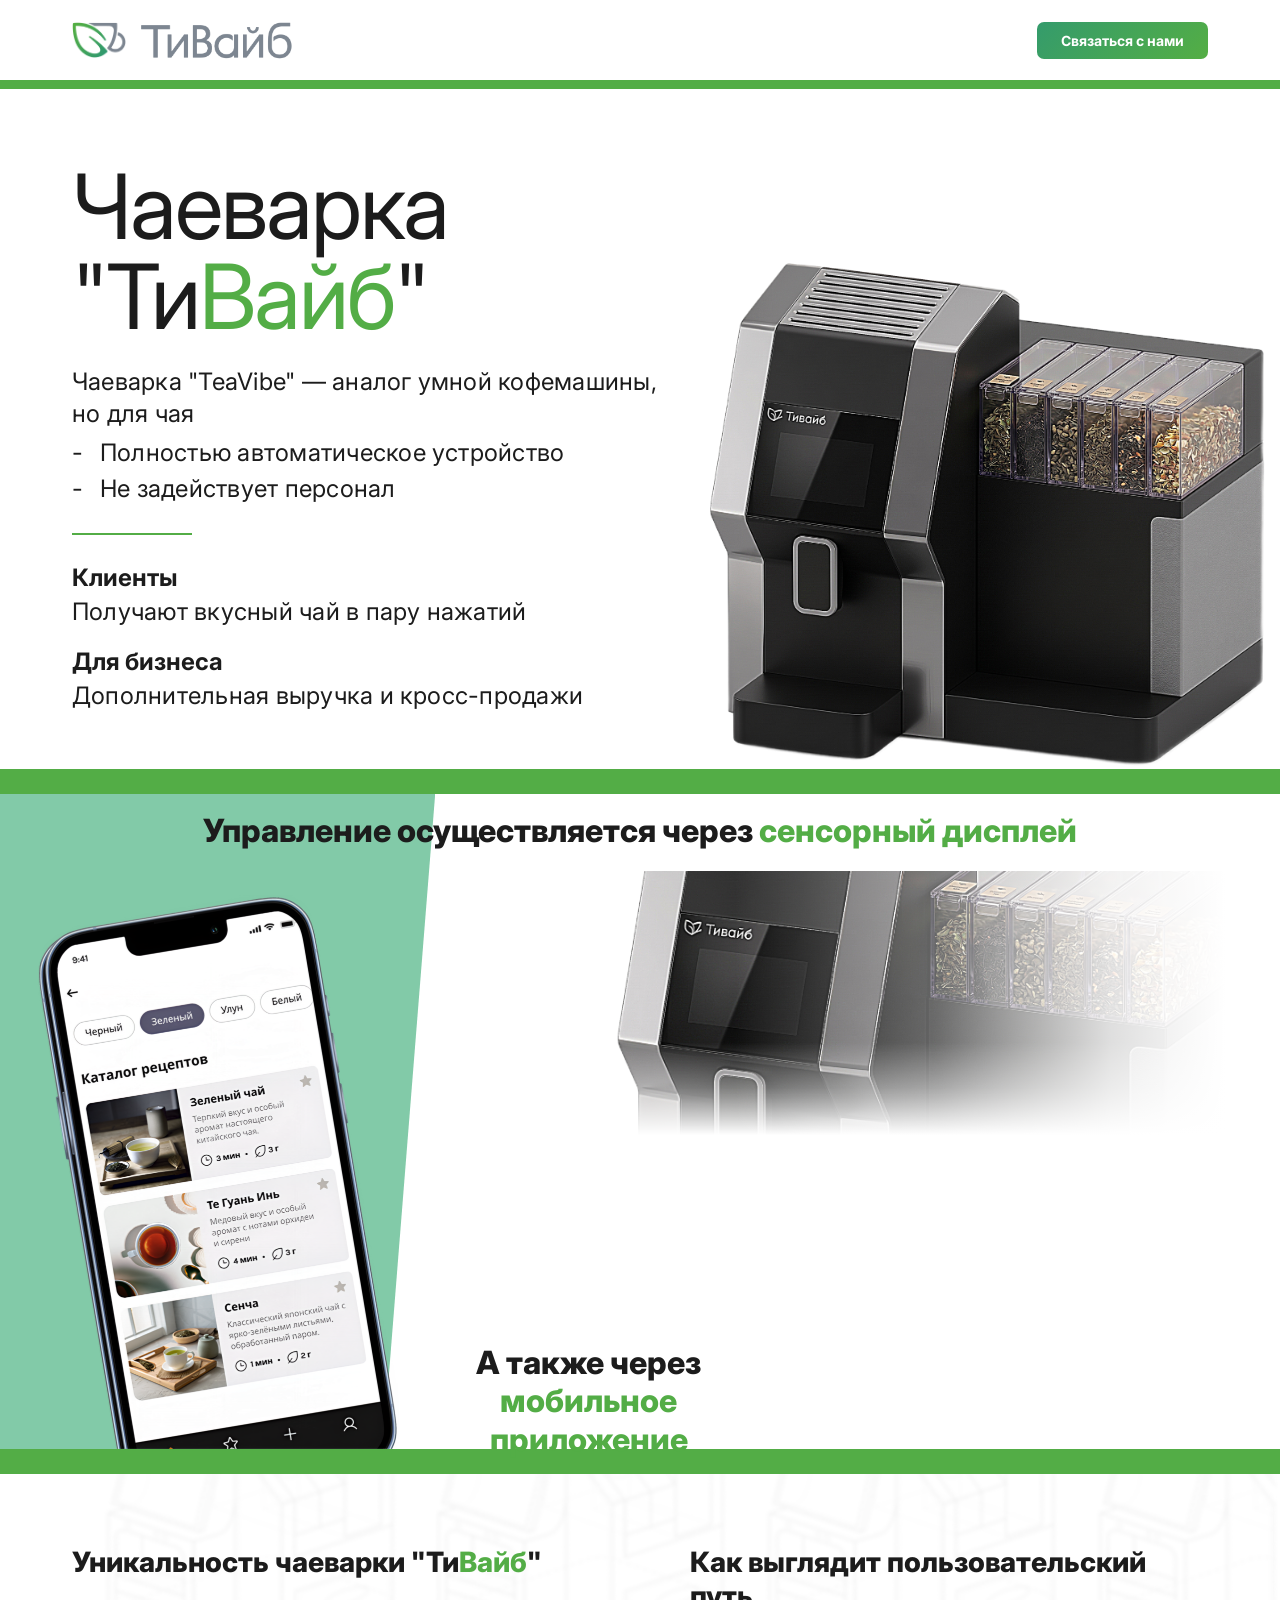
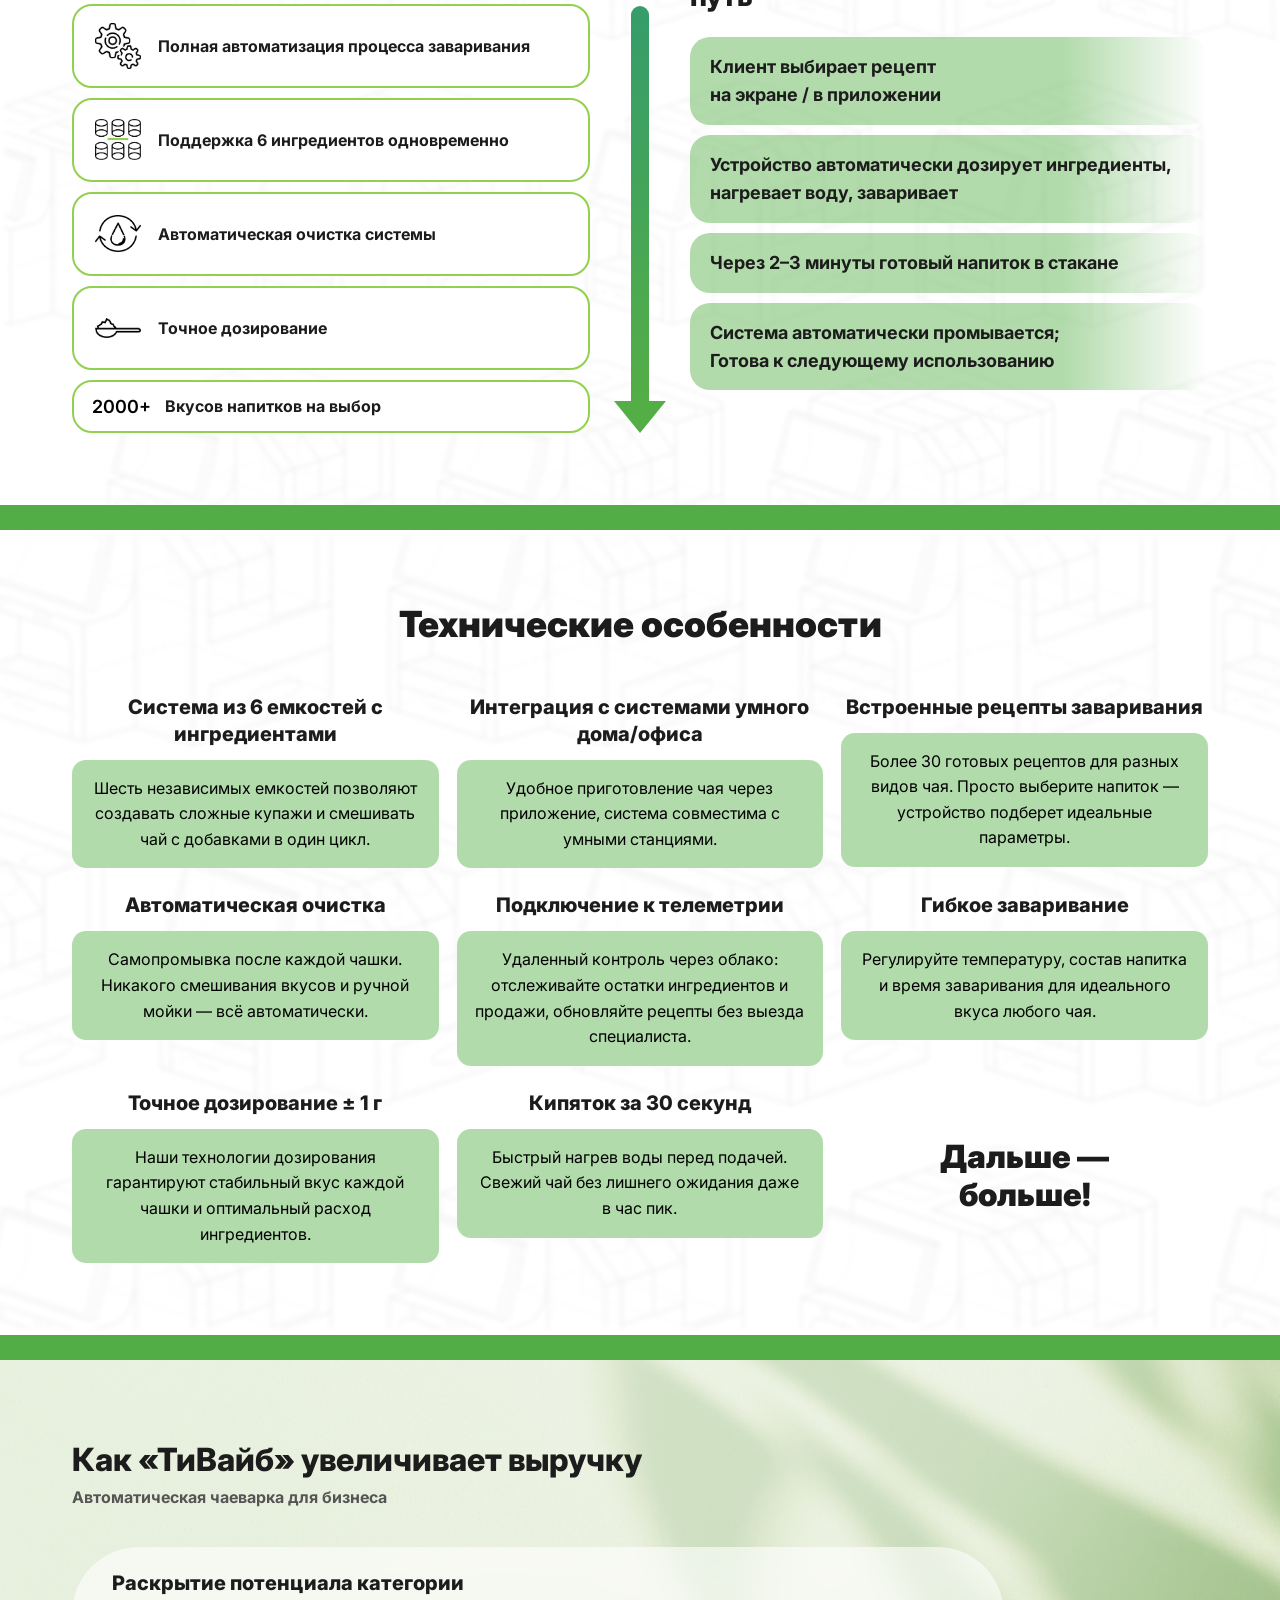
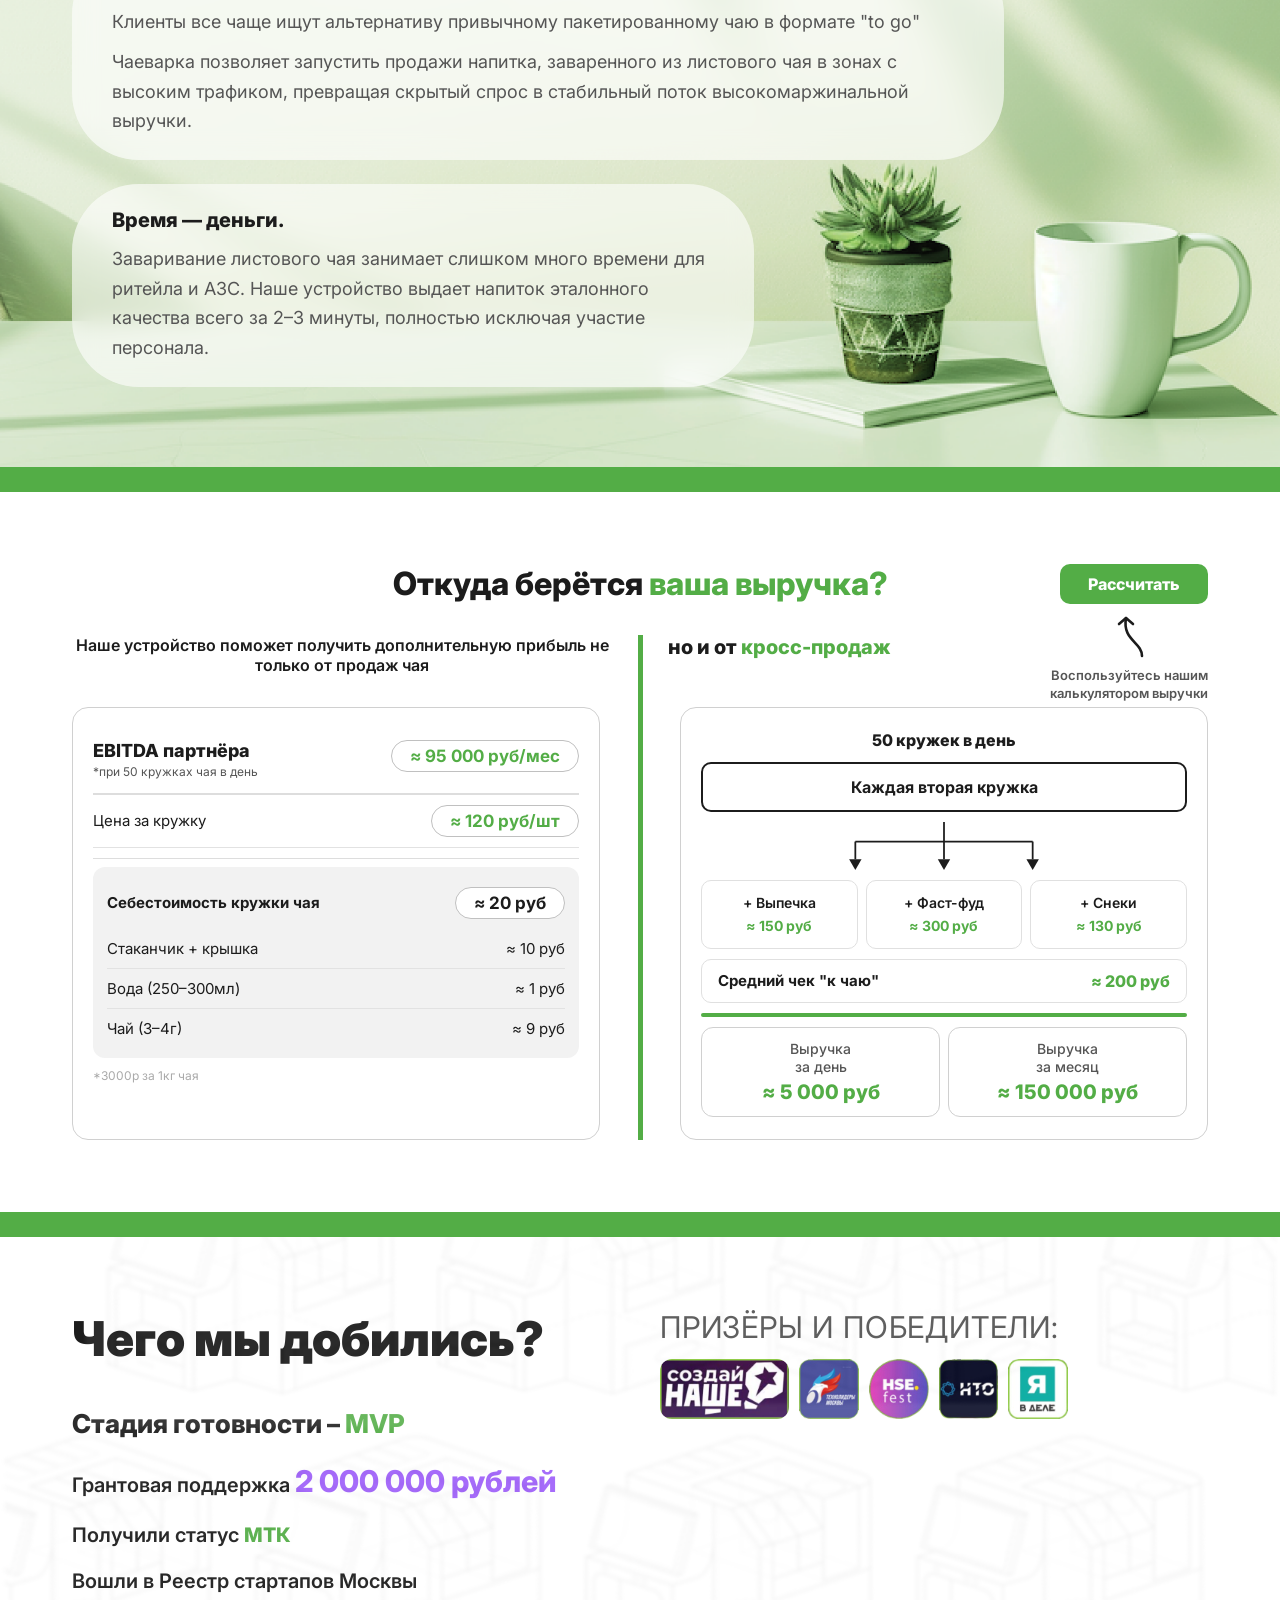
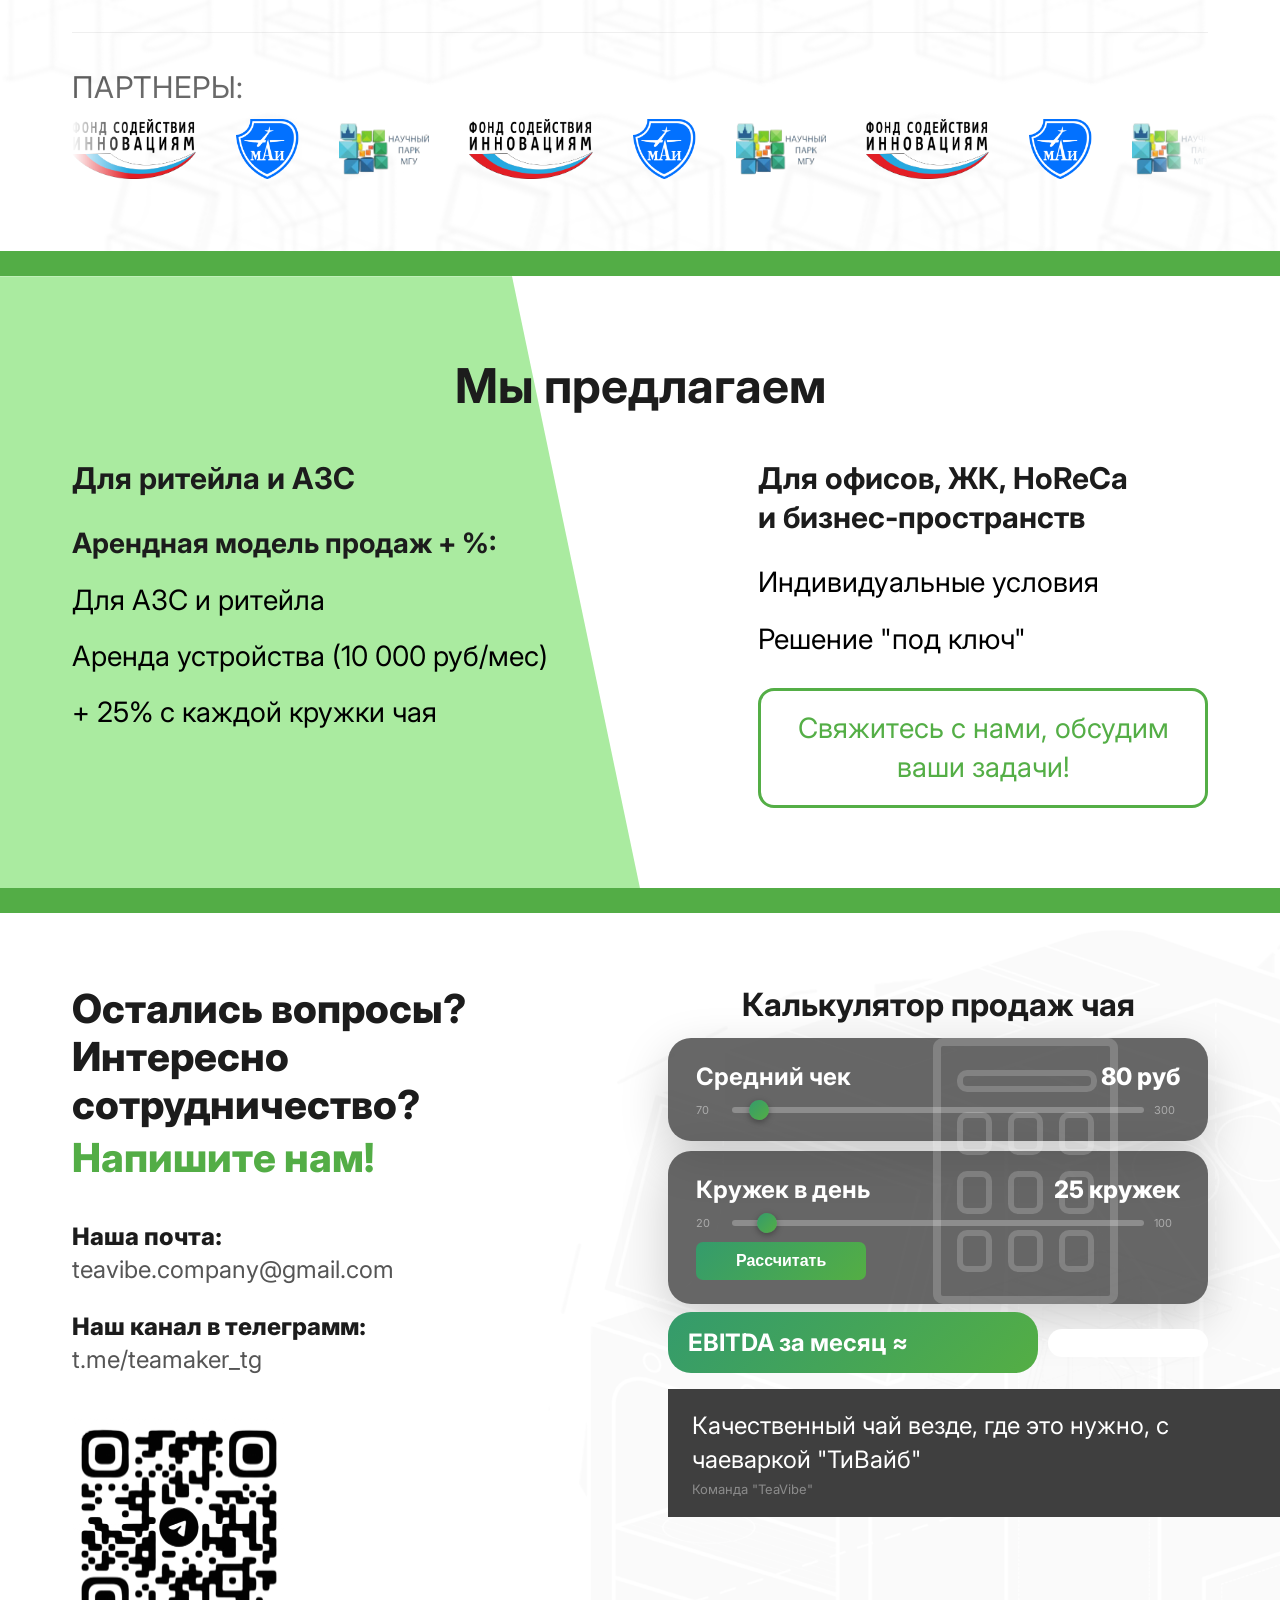
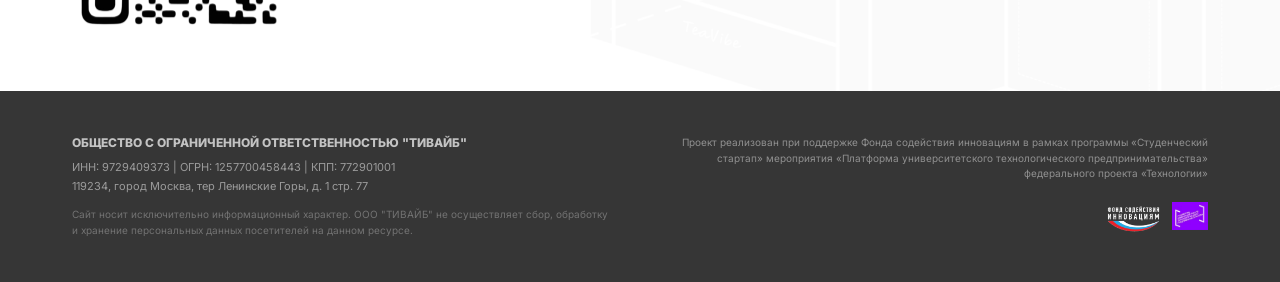
<file: frontend/index.html>
<!DOCTYPE html>
<html lang="ru">
<head>
    <meta charset="UTF-8">
    <meta name="viewport" content="width=device-width, initial-scale=1.0">
    <title>ТиВайб — Умная чаеварка для бизнеса</title>
    <link rel="icon" type="image/x-icon" href="/favicon.ico">
    <link rel="icon" type="image/png" href="/img/logo.png">

<link href="https://fonts.googleapis.com/css2?family=Inter:wght@400;500;600;700;800;900&display=swap" rel="stylesheet">
    <link rel="stylesheet" href="style.css?v=9">
</head>
<body>

<!-- HEADER -->
<header>
    <div class="container header-flex">
        <div class="logo"><img src="img/logo_new.png" alt="" class="logo-icon"><img src="img/logo-text.png" alt="ТиВайб" class="logo-text"></div>
        <a href="#contacts" class="btn-contact">Связаться с нами</a>
    </div>
</header>

<!-- HERO -->
<section class="hero">
    <div class="hero-inner">
        <div class="hero-left">
            <h1>Чаеварка<br>"Ти<span class="accent-line">Вайб</span>"</h1>
            <p class="hero-desc">Чаеварка "TeaVibe" — аналог умной кофемашины, но для чая</p>
            <ul class="hero-list">
                <li>Полностью автоматическое устройство</li>
                <li>Не задействует персонал</li>
            </ul>
            <div class="hero-divider"></div>
            <div class="hero-cards">
                <div class="hero-card">
                    <p class="hero-card-title">Клиенты</p>
                    <p class="hero-card-text">Получают вкусный чай в пару нажатий</p>
                </div>
                <div class="hero-card">
                    <p class="hero-card-title">Для бизнеса</p>
                    <p class="hero-card-text">Дополнительная выручка и кросс-продажи</p>
                </div>
            </div>
        </div>
        <div class="hero-right">
            <img src="img/teavibe-machine-v2.png" alt="TeaVibe machine" class="hero-machine">
        </div>
    </div>
</section>

<!-- CONTROL SECTION -->
<section class="control-section">
    <div class="control-green-bg"></div>
    <h2 class="control-title">
        Управление осуществляется через <span class="accent-green">сенсорный дисплей</span>
    </h2>
    <div class="control-media">
        <div class="control-phone-col">
            <img src="img/teavibe-app-v2.png" alt="Мобильное приложение" class="control-phone-img">
        </div>
        <div class="control-display-col">
            <img src="img/display-v2.png" alt="Сенсорный дисплей" class="control-display-img">
        </div>
    </div>
    <p class="control-app-label">А также через<br><span class="accent-green">мобильное приложение</span></p>
    <div class="control-display-gradient"></div>
</section>

<!-- FEATURES + PATH -->
<section id="features" class="features-path-section">
    <img src="img/features-bg.png" class="features-bg-img" aria-hidden="true">
    <div class="container features-path-grid">
        <div class="features-col">
            <h2>Уникальность чаеварки "Ти<span class="accent-green">Вайб</span>"</h2>
            <ul class="features-list">
                <li>
                    <span class="feat-icon"><img src="img/icon-automation.png" alt=""></span>
                    <span>Полная автоматизация процесса заваривания</span>
                </li>
                <li>
                    <span class="feat-icon"><img src="img/icon-6ingredients.png" alt=""></span>
                    <span>Поддержка 6 ингредиентов одновременно</span>
                </li>
                <li>
                    <span class="feat-icon"><img src="img/icon-cleaning.png" alt=""></span>
                    <span>Автоматическая очистка системы</span>
                </li>
                <li>
                    <span class="feat-icon"><img src="img/icon-dosing.png" alt=""></span>
                    <span>Точное дозирование</span>
                </li>
                <li>
                    <span class="feat-big-num">2000+</span>
                    <span>Вкусов напитков на выбор</span>
                </li>
            </ul>
        </div>
        <div class="path-center-arrow" aria-hidden="true">
            <span class="path-arrow-line"></span>
            <span class="path-arrow-head"></span>
        </div>
        <div class="path-col">
            <h2>Как выглядит пользовательский путь</h2>
            <div class="path-steps">
                <div class="path-step">Клиент выбирает рецепт<br>на экране / в приложении</div>
                <div class="path-step">Устройство автоматически дозирует ингредиенты, нагревает воду, заваривает</div>
                <div class="path-step">Через 2–3 минуты готовый напиток в стакане</div>
                <div class="path-step">Система автоматически промывается;<br>Готова к следующему использованию</div>
            </div>
        </div>
    </div>
</section>

<!-- ТЕХНИЧЕСКИЕ ОСОБЕННОСТИ -->
<section class="tech-features-section">
    <img src="img/features-bg.png" class="tech-bg-img" aria-hidden="true">
    <div class="container tech-features-inner">
        <h2 class="tech-features-title">Технические особенности</h2>
        <div class="tech-grid">
            <div class="tech-card">
                <p class="tech-card-title">Система из 6 емкостей с ингредиентами</p>
                <p class="tech-card-desc">Шесть независимых емкостей позволяют создавать сложные купажи и смешивать чай с добавками в один цикл.</p>
            </div>
            <div class="tech-card">
                <p class="tech-card-title">Интеграция с системами умного дома/офиса</p>
                <p class="tech-card-desc">Удобное приготовление чая через приложение, система совместима с умными станциями.</p>
            </div>
            <div class="tech-card">
                <p class="tech-card-title">Встроенные рецепты заваривания</p>
                <p class="tech-card-desc">Более 30 готовых рецептов для разных видов чая. Просто выберите напиток — устройство подберет идеальные параметры.</p>
            </div>
            <div class="tech-card">
                <p class="tech-card-title">Автоматическая очистка</p>
                <p class="tech-card-desc">Самопромывка после каждой чашки. Никакого смешивания вкусов и ручной мойки — всё автоматически.</p>
            </div>
            <div class="tech-card">
                <p class="tech-card-title">Подключение к телеметрии</p>
                <p class="tech-card-desc">Удаленный контроль через облако: отслеживайте остатки ингредиентов и продажи, обновляйте рецепты без выезда специалиста.</p>
            </div>
            <div class="tech-card">
                <p class="tech-card-title">Гибкое заваривание</p>
                <p class="tech-card-desc">Регулируйте температуру, состав напитка и время заваривания для идеального вкуса любого чая.</p>
            </div>
            <div class="tech-card">
                <p class="tech-card-title">Точное дозирование ± 1 г</p>
                <p class="tech-card-desc">Наши технологии дозирования гарантируют стабильный вкус каждой чашки и оптимальный расход ингредиентов.</p>
            </div>
            <div class="tech-card">
                <p class="tech-card-title">Кипяток за 30 секунд</p>
                <p class="tech-card-desc">Быстрый нагрев воды перед подачей. Свежий чай без лишнего ожидания даже в час пик.</p>
            </div>
            <p class="tech-more-text">Дальше —<br>больше!</p>
        </div>
    </div>
</section>

<!-- REVENUE -->
<section class="revenue-section">
    <div class="container">
        <h2>Как «ТиВайб» увеличивает выручку</h2>
        <p class="section-sub">Автоматическая чаеварка для бизнеса</p>
        <div class="revenue-grid">
            <div class="revenue-text">
                <div class="revenue-item">
                    <h3 class="revenue-item-title">Раскрытие потенциала категории</h3>
                    <p>Клиенты все чаще ищут альтернативу привычному пакетированному чаю в формате "to go"</p>
                    <p>Чаеварка позволяет запустить продажи напитка, заваренного из листового чая в зонах с высоким трафиком, превращая скрытый спрос в стабильный поток высокомаржинальной выручки.</p>
                </div>
                <div class="revenue-item">
                    <h3 class="revenue-item-title">Время — деньги.</h3>
                    <p>Заваривание листового чая занимает слишком много времени для ритейла и АЗС. Наше устройство выдает напиток эталонного качества всего за 2–3 минуты, полностью исключая участие персонала.</p>
                </div>
            </div>
        </div>
    </div>
</section>

<!-- PROFIT -->
<section class="profit-section">
    <div class="container">
        <div class="profit-header">
            <h2>Откуда берётся <span class="accent-green">ваша выручка?</span></h2>
            <div class="profit-calc-cta">
                <a href="#contacts" class="profit-calc-btn">Рассчитать</a>
                <svg class="profit-hint-arrow" width="34" height="46" viewBox="0 0 34 46" fill="none" xmlns="http://www.w3.org/2000/svg">
                    <path d="M30 44 C30 30 10 28 14 6" stroke="#1C1C1C" stroke-width="2.6" stroke-linecap="round"/>
                    <path d="M7 12 L14 6 L21 12" stroke="#1C1C1C" stroke-width="2.6" stroke-linecap="round" stroke-linejoin="round"/>
                </svg>
                <p class="profit-calc-hint">Воспользуйтесь нашим<br>калькулятором выручки</p>
            </div>
        </div>
        <div class="profit-content">
        <div class="profit-intro">
            <p class="profit-intro-left">Наше устройство поможет получить дополнительную прибыль не только от продаж чая</p>
            <p class="profit-intro-right">но и от <span class="accent-green">кросс-продаж</span></p>
        </div>
        <div class="profit-tables">
            <div class="profit-table">
                <div class="profit-row profit-row--header">
                    <div class="profit-row-title-block">
                        <span>EBITDA партнёра</span>
                        <small>*при 50 кружках чая в день</small>
                    </div>
                    <span class="green-val profit-val-badge">≈ 95 000 руб/мес</span>
                </div>
                <div class="profit-row">
                    <span>Цена за кружку</span>
                    <span class="green-val profit-val-badge">≈ 120 руб/шт</span>
                </div>
                <div class="profit-sep"></div>
                <div class="profit-cost-card">
                    <div class="profit-row profit-row--sub-header">
                        <span>Себестоимость кружки чая</span>
                        <span class="profit-val-badge">≈ 20 руб</span>
                    </div>
                    <div class="profit-row profit-row--cost">
                        <span>Стаканчик + крышка</span>
                        <span>≈ 10 руб</span>
                    </div>
                    <div class="profit-row profit-row--cost">
                        <span>Вода (250–300мл)</span>
                        <span>≈ 1 руб</span>
                    </div>
                    <div class="profit-row profit-row--cost">
                        <span>Чай (3–4г)</span>
                        <span>≈ 9 руб</span>
                    </div>
                </div>
                <p class="profit-footnote">*3000р за 1кг чая</p>
            </div>
            <div class="profit-table profit-table--cross">
                <p class="cross-header-label">50 кружек в день</p>
                <div class="cross-flow">
                    <div class="cross-box">Каждая вторая кружка</div>
                    <img src="img/cross-arrow.svg" class="cross-arrow-img" alt="">
                    <div class="cross-items">
                        <div class="cross-item">+ Выпечка<br><span class="green-val">≈ 150 руб</span></div>
                        <div class="cross-item">+ Фаст-фуд<br><span class="green-val">≈ 300 руб</span></div>
                        <div class="cross-item">+ Снеки<br><span class="green-val">≈ 130 руб</span></div>
                    </div>
                    <div class="cross-sum-row">
                        <span class="cross-sum-label">Средний чек "к чаю"</span>
                        <span class="green-val cross-sum-val">≈ 200 руб</span>
                    </div>
                    <div class="cross-hline"></div>
                    <div class="cross-results">
                        <div class="cross-result-col">
                            <p class="cross-result-label">Выручка<br>за день</p>
                            <p class="green-val">≈ 5 000 руб</p>
                        </div>
                        <div class="cross-result-col">
                            <p class="cross-result-label">Выручка<br>за месяц</p>
                            <p class="green-val">≈ 150 000 руб</p>
                        </div>
                    </div>
                </div>
            </div>
        </div>
        </div><!-- /profit-content -->
    </div>
</section>

<!-- ACHIEVEMENTS -->
<section class="achievements-section">
    <img src="img/features-bg.png" class="achieve-bg-img" aria-hidden="true">
    <div class="container">
        <div class="ach-top-grid">
            <div class="ach-intro">
                <h2 class="ach-title">Чего мы добились?</h2>
                <ul class="achievements-list">
                    <li>
                        <span class="ach-green-label">Стадия готовности – <span class="accent-green">MVP</span></span>
                    </li>
                    <li>Грантовая поддержка <span class="ach-amount">2 000 000 рублей</span></li>
                    <li>Получили статус <span class="accent-green" style="font-weight:800">МТК</span></li>
                    <li>Вошли в Реестр стартапов Москвы</li>
                </ul>
            </div>
            <div class="ach-bottom-group">
                <p class="ach-group-title">Призёры и победители:</p>
                <div class="ach-logos">
                    <img src="img/achievement-extra.png" alt="" class="ach-logo ach-logo--rounded">
                    <img src="img/prize-2.png" alt="" class="ach-logo">
                    <img src="img/prize-5.png" alt="" class="ach-logo">
                    <img src="img/prize-4.png" alt="" class="ach-logo">
                    <img src="img/prize-1.png" alt="" class="ach-logo">
                </div>
            </div>
        </div>
        <div class="achievements-bottom">
            <div class="ach-bottom-group ach-bottom-group--full">
                <p class="ach-group-title">Партнеры:</p>
                <div class="ach-logos ach-logos--marquee">
                    <div class="ach-logos-track">
                        <img src="img/partner-fsi.png" alt="Фонд содействия инновациям" class="ach-logo">
                        <img src="img/partner-mai.png" alt="МАИ" class="ach-logo">
                        <img src="img/msu-sciencepark.png" alt="Научный парк МГУ" class="ach-logo ach-logo--bordered">
                        <img src="img/partner-fsi.png" alt="" aria-hidden="true" class="ach-logo">
                        <img src="img/partner-mai.png" alt="" aria-hidden="true" class="ach-logo">
                        <img src="img/msu-sciencepark.png" alt="" aria-hidden="true" class="ach-logo ach-logo--bordered">
                        <img src="img/partner-fsi.png" alt="" aria-hidden="true" class="ach-logo">
                        <img src="img/partner-mai.png" alt="" aria-hidden="true" class="ach-logo">
                        <img src="img/msu-sciencepark.png" alt="" aria-hidden="true" class="ach-logo ach-logo--bordered">
                        <img src="img/partner-fsi.png" alt="" aria-hidden="true" class="ach-logo">
                        <img src="img/partner-mai.png" alt="" aria-hidden="true" class="ach-logo">
                        <img src="img/msu-sciencepark.png" alt="" aria-hidden="true" class="ach-logo ach-logo--bordered">
                    </div>
                </div>
            </div>
        </div>
    </div>
</section>

<!-- МЫ ПРЕДЛАГАЕМ -->
<section class="offers-section">
    <div class="container">
        <h2 class="offers-title">Мы предлагаем</h2>
        <div class="offers-grid">
            <div class="offers-col">
                <h3 class="offers-col-title">Для ритейла и АЗС</h3>
                <div class="offers-content">
                    <p class="offers-model-label">Арендная модель продаж + %:</p>
                    <p>Для АЗС и ритейла</p>
                    <p>Аренда устройства (10 000 руб/мес)</p>
                    <p>+ 25% с каждой кружки чая</p>
                </div>
            </div>
            <div class="offers-col">
                <h3 class="offers-col-title">Для офисов, ЖК, HoReCa<br>и бизнес-пространств</h3>
                <div class="offers-content">
                    <p>Индивидуальные условия</p>
                    <p>Решение "под ключ"</p>
                </div>
                <div class="offers-cta-box">
                    <p>Свяжитесь с нами, обсудим ваши задачи!</p>
                </div>
            </div>
        </div>
    </div>
</section>

<!-- CONTACTS -->
<section id="contacts" class="contacts-section">
    <div class="contacts-bg"></div>
    <div class="container contacts-inner">
        <div class="contacts-left">
            <p class="contacts-cta-text">Остались вопросы?<br>Интересно сотрудничество?</p>
            <p class="contacts-cta-action"><span class="accent-green">Напишите нам!</span></p>
            <div class="contacts-col">
                <p class="contacts-label">Наша почта:</p>
                <a href="mailto:teavibe.company@gmail.com" class="contacts-value">teavibe.company@gmail.com</a>
            </div>
            <div class="contacts-col">
                <p class="contacts-label">Наш канал в телеграмм:</p>
                <a href="https://t.me/teamaker_tg" class="contacts-value">t.me/teamaker_tg</a>
            </div>
            <div class="contacts-qr-wrap">
                <img src="img/qr-code.png" alt="QR-код" class="contacts-qr">
            </div>
        </div>
        <div class="contacts-right">
            <img src="img/machine.png" alt="" class="contacts-machine-img" aria-hidden="true">
            <p class="calc-heading">Калькулятор продаж чая</p>
            <div class="calc-cards">
                <div class="calc-deco" aria-hidden="true">
                    <div class="calc-deco-bar"></div>
                    <div class="calc-deco-grid">
                        <div></div><div></div><div></div>
                        <div></div><div></div><div></div>
                        <div></div><div></div><div></div>
                    </div>
                </div>
                <div class="calculator">
                    <div class="calc-label-row">
                        <label class="calc-label">Средний чек</label>
                        <span class="calc-current-val"><span id="price-val">80</span> руб</span>
                    </div>
                    <div class="calc-slider-wrap">
                        <span class="calc-bound">70</span>
                        <input type="range" id="price-slider" min="70" max="300" value="80" class="calc-slider">
                        <span class="calc-bound">300</span>
                    </div>
                </div>
                <div class="calculator">
                    <div class="calc-label-row">
                        <label class="calc-label">Кружек в день</label>
                        <span class="calc-current-val"><span id="cups-val">25</span> кружек</span>
                    </div>
                    <div class="calc-slider-wrap">
                        <span class="calc-bound">20</span>
                        <input type="range" id="cups-slider" min="20" max="100" value="25" class="calc-slider">
                        <span class="calc-bound">100</span>
                    </div>
                    <button class="calc-btn" id="calc-btn">Рассчитать</button>
                </div>
            </div>
            <div class="calc-result-bar">
                <span class="calc-result-label">EBITDA за месяц ≈</span>
                <span class="calc-result-val" id="ebitda-val"></span>
            </div>
            <div class="contacts-quote-banner">
                <div class="contacts-quote-inner">
                    <p>Качественный чай везде, где это нужно, с чаеваркой "ТиВайб"</p>
                    <span>Команда "TeaVibe"</span>
                </div>
            </div>
        </div>
    </div>
</section>

<!-- FOOTER -->
<footer id="footer">
    <div class="container footer-wrap">
        <div class="footer-left">
            <p class="footer-company">ОБЩЕСТВО С ОГРАНИЧЕННОЙ ОТВЕТСТВЕННОСТЬЮ "ТИВАЙБ"</p>
            <p class="footer-detail">ИНН: 9729409373 | ОГРН: 1257700458443 | КПП: 772901001</p>
            <p class="footer-detail">119234, город Москва, тер Ленинские Горы, д. 1 стр. 77</p>
            <p class="footer-disclaimer">Сайт носит исключительно информационный характер. ООО "ТИВАЙБ" не осуществляет сбор, обработку и хранение персональных данных посетителей на данном ресурсе.</p>
        </div>
        <div class="footer-right">
            <p class="footer-legal">Проект реализован при поддержке Фонда содействия инновациям в рамках программы «Студенческий стартап» мероприятия «Платформа университетского технологического предпринимательства» федерального проекта «Технологии»</p>
            <div class="footer-logos">
                <img src="img/fond-logo.png" alt="Фонд содействия" class="footer-logo-img">
                <img src="img/image.png" alt="Платформа" class="footer-logo-img footer-logo-img--small">
            </div>
        </div>
    </div>
</footer>

<script>
    const priceSlider = document.getElementById('price-slider');
    const cupsSlider  = document.getElementById('cups-slider');
    const priceVal    = document.getElementById('price-val');
    const cupsVal     = document.getElementById('cups-val');
    const ebitdaVal   = document.getElementById('ebitda-val');
    const calcBtn     = document.getElementById('calc-btn');

    priceSlider.addEventListener('input', () => {
        priceVal.textContent = priceSlider.value;
    });
    cupsSlider.addEventListener('input', () => {
        cupsVal.textContent = cupsSlider.value;
    });

    calcBtn.addEventListener('click', () => {
        const price  = parseInt(priceSlider.value);
        const cups   = parseInt(cupsSlider.value);
        const result = Math.max(0, Math.round(((price - price * 0.25 - 20) * cups * 30) - 10000));
        ebitdaVal.textContent = result.toLocaleString('ru-RU') + ' руб';
    });
</script>
</body>
</html>
</file>
<file: frontend/style.css>
@import url('https://fonts.googleapis.com/css2?family=Inter:wght@400;500;600;700;800;900&display=swap');

html { scroll-behavior: smooth; }

:root {
    --green:       #92d050;
    --green-dark:  #80b845;
    --green-line:  #53AD46;
    --green-panel: #82CAA8;
    --green-light: #dcf5c1;
    --green-deco:  #e1ffc0;
    --green-mid:   #b0e577;
    --dark:        #1C1C1C;
    --footer-bg:   #363636;
    --banner-bg:   #3f3f3f;
    --calc-bg:     #353535;
    --white:       #ffffff;
    --gray-bg:     #F2F2F2;
    --text:        #1C1C1C;
    --text-muted:  #555;
    --purple:      #a062fa;
}

*, *::before, *::after { box-sizing: border-box; margin: 0; padding: 0; }
body { font-family: 'Inter', sans-serif; color: var(--text); background: var(--white); }
.container { max-width: 1200px; margin: 0 auto; padding: 0 32px; }
.accent-green { color: var(--green-line); }
.accent-line { color: var(--green-line); }
.green-val { color: var(--green-line); font-weight: 700; }

/* =============================================
   HEADER
============================================= */
header {
    background: var(--white);
    padding: 20px 0;
    position: sticky; top: 0; z-index: 200;
    border-bottom: 9px solid var(--green-line);
}
.header-flex { display: flex; align-items: center; gap: 24px; }

.logo { display: flex; align-items: center; gap: 8px; margin-right: auto; flex-shrink: 0; }
.logo-icon { height: 36px; width: auto; }
.logo-text { height: 40px; width: auto; }

.nav-links { display: flex; list-style: none; gap: 36px; }
.nav-links a { color: var(--dark); text-decoration: none; font-size: 15px; font-weight: 700; transition: color .2s; }
.nav-links a:hover { color: var(--green); }

.btn-contact {
    background: linear-gradient(135deg, #349B6C 0%, #54AE44 100%);
    color: var(--white); text-decoration: none;
    font-size: 14px; font-weight: 700; padding: 10px 24px;
    border-radius: 7px; flex-shrink: 0; transition: filter .2s;
}
.btn-contact:hover { filter: brightness(1.1); }

/* =============================================
   HERO
============================================= */
.hero { background: var(--white); overflow: hidden; }
.hero-inner {
    display: grid; grid-template-columns: 1fr 1fr;
    min-height: 680px; align-items: start; gap: 0;
    /* левый отступ выравнивается с контейнером 1200px, правый — 0 */
    padding: 73px 0 0 clamp(32px, calc((100vw - 1200px) / 2 + 32px), 700px);
}
.hero-left h1 {
    font-size: 90px; font-weight: 400; line-height: 1.0;
    margin-bottom: 24px; letter-spacing: -2px;
}
.hero-desc { font-size: 24px; color: var(--text); line-height: 1.32; letter-spacing: 0.01em; margin-bottom: 8px; }
.hero-list { list-style: none; margin-bottom: 28px; }
.hero-list li {
    font-size: 24px; color: var(--text);
    padding-left: 28px; position: relative; margin-bottom: 4px;
    line-height: 1.32; letter-spacing: 0.01em;
}
.hero-list li::before { content: '-'; position: absolute; left: 0; }
.hero-divider { width: 120px; height: 2px; background: var(--green-line); margin: 28px 0; }
.hero-cards { display: flex; flex-direction: column; gap: 20px; }
.hero-card-title { font-size: 24px; font-weight: 700; color: var(--dark); margin-bottom: 4px; }
.hero-card-text { font-size: 24px; color: var(--text); line-height: 1.32; letter-spacing: 0.01em; font-weight: 400; }
.hero-card { padding: 0; background: none; border: none; box-shadow: none; }
.hero-right {
    display: flex; align-items: flex-end; justify-content: flex-end;
    align-self: stretch;
}
.hero-machine {
    width: 100%; max-width: none;
    object-fit: contain; object-position: right bottom;
    display: block;
}

/* =============================================
   CONTROL SECTION
============================================= */
/* Все позиции точно по Figma (2x→1x, пропорц. к высоте 680px):
   title:   top=18px, full-width centered
   phone:   left=6.6%, bottom=0, w=28.4%, h=554px
   display: left=47.4%, top=77px, w=52.7%
   label:   left=33%, top=420px, w=26%
   gradient:left=46.7%, top=189px, w=53.3%, h=366px */

.control-section {
    position: relative;
    height: 680px;
    overflow: visible;
    background: var(--white);
    border-top: 25px solid var(--green-line);
}

.control-green-bg {
    position: absolute;
    left: 0; top: 0; bottom: 0;
    width: 34%;
    background: var(--green-panel);
    clip-path: polygon(0 0, 100% 0, 88% 100%, 0 100%);
    z-index: 0;
}

.control-title {
    position: absolute;
    left: 0; right: 0;
    top: 18px;
    font-size: 32px; font-weight: 800;
    line-height: 1.2; color: var(--dark);
    text-align: center;
    z-index: 2;
    white-space: nowrap;
}

.control-media { position: absolute; inset: 0; z-index: 1; }

.control-phone-col {
    position: absolute;
    left: 0; top: 0; bottom: 0;
    width: 34%;
    z-index: 0;
}
.control-phone-img {
    display: block;
    position: absolute;
    left: 50%;
    bottom: 0;
    transform: translateX(-50%);
    width: auto;
    height: 554px;
    max-width: 100%;
    object-fit: contain;
    object-position: bottom center;
}

.control-display-col {
    position: absolute;
    left: 47.4%;
    top: 77px;
    right: 0;
}
.control-display-img {
    width: 100%;
    object-fit: cover;
    object-position: left center;
    display: block;
    -webkit-mask-image: linear-gradient(to bottom, black 0%, black 65%, rgba(0,0,0,0.6) 82%, transparent 100%);
    mask-image: linear-gradient(to bottom, black 0%, black 65%, rgba(0,0,0,0.6) 82%, transparent 100%);
}

.control-app-label {
    position: absolute;
    left: 33%;
    top: 550px;
    width: 26%;
    z-index: 3;
    font-size: 32px; font-weight: 800;
    line-height: 1.2; color: var(--dark);
    text-align: center;
    pointer-events: none;
}

.control-display-gradient {
    position: absolute;
    left: 46.7%;
    top: 77px;
    right: 0;
    bottom: 0;
    background: linear-gradient(to right,
        rgba(255,255,255,0) 0%,
        rgba(255,255,255,0) 20%,
        rgba(255,255,255,0.4) 50%,
        rgba(255,255,255,0.85) 75%,
        #ffffff 92%
    );
    z-index: 2;
    pointer-events: none;
}

/* =============================================
   FEATURES + PATH
============================================= */
.features-path-section {
    background: #ffffff;
    padding: 72px 0;
    border-top: 25px solid var(--green-line);
    position: relative;
    overflow: hidden;
}
.features-bg-img {
    position: absolute;
    inset: 0;
    width: 100%;
    height: 100%;
    object-fit: cover;
    object-position: center;
    z-index: 0;
    pointer-events: none;
    opacity: 1;
}
.features-path-grid {
    display: grid;
    grid-template-columns: 1fr 44px 1fr;
    gap: 28px;
    align-items: start;
    position: relative;
    z-index: 1;
}

.features-col h2, .path-col h2 { font-size: 28px; font-weight: 800; margin-bottom: 24px; line-height: 1.2; }

.features-list { list-style: none; display: flex; flex-direction: column; gap: 10px; }
.features-list li {
    display: flex; align-items: center; gap: 14px;
    background: var(--white);
    border: 2px solid var(--green);
    border-radius: 20px; padding: 14px 18px;
    font-size: 16px; font-weight: 700;
}
.feat-icon {
    width: 52px; height: 52px;
    background: none;
    border-radius: 0;
    display: flex; align-items: center; justify-content: center;
    flex-shrink: 0;
}
.feat-icon img { width: 46px; height: 46px; object-fit: contain; }
.feat-big-num {
    font-size: 18px;       /* Размер шрифта из Figma (на скриншоте видно Semi Bold 36) */
    font-weight: 600;       /* Semi Bold */
    color: #000000;        /* Меняем жёлтый цвет на черный (или #1E1E1E / var(--dark), смотря какой там точный цвет) */
    
    /* Сбрасываем старые стили плашки: */
    background: none;      /* Убираем темный фон */
    padding: 0;            /* Убираем внутренние отступы */
    min-width: auto;       /* Отменяем фиксированную ширину */
    border-radius: 0;      /* Убираем скругление */
    
    /* Оставляем для выравнивания в flex-контейнере (если нужно): */
    flex-shrink: 0;
}

/* Single vertical green arrow between columns */
.path-center-arrow {
    display: flex;
    flex-direction: column;
    align-items: center;
    align-self: stretch;
    padding-top: 60px;
}
.path-arrow-line {
    flex: 1;
    width: 18px;
    background: linear-gradient(to bottom, #359C6B, #54AE46);
    border-radius: 9px 9px 0 0;
    min-height: 60px;
    display: block;
}
.path-arrow-head {
    display: block;
    width: 0;
    height: 0;
    border-left: 26px solid transparent;
    border-right: 26px solid transparent;
    border-top: 32px solid #54AE46;
}

.path-steps { display: flex; flex-direction: column; gap: 10px; }
.path-step {
    background: linear-gradient(to right, rgba(84,174,70,0.45) 72%, rgba(239,251,226,0) 100%);
    border-radius: 20px; padding: 16px 20px;
    font-size: 18px; font-weight: 700; line-height: 1.55; color: var(--dark);
}

/* =============================================
   ТЕХНИЧЕСКИЕ ОСОБЕННОСТИ
============================================= */
.tech-features-section {
    position: relative;
    padding: 72px 0;
    overflow: hidden;
    border-top: 25px solid var(--green-line);
}
.tech-bg-img {
    position: absolute;
    inset: 0;
    width: 100%; height: 100%;
    object-fit: cover;
    object-position: center;
    z-index: 0;
    pointer-events: none;
    opacity: 1;
}
.tech-features-inner { position: relative; z-index: 1; }

.tech-features-title {
    font-size: 36px; font-weight: 900;
    text-align: center; margin-bottom: 48px; color: var(--dark);
}
.tech-grid {
    display: grid;
    grid-template-columns: repeat(3, 1fr);
    gap: 24px 18px;
    align-items: start;
}
.tech-card {
    background: transparent;
    border: none;
    border-radius: 0;
    padding: 0;
    display: flex; flex-direction: column; gap: 12px;
    align-items: center;
}
.tech-card-title {
    font-size: 20px; font-weight: 800; color: var(--dark); line-height: 1.35; margin: 0;
    text-align: center;
}
.tech-card-desc {
    background: #B2DBAC;
    border-radius: 14px;
    padding: 16px 18px;
    font-size: 16px; color: #000; line-height: 1.6; margin: 0;
    text-align: center; width: 100%;
}
.tech-more-text {
    align-self: center;
    justify-self: center;
    text-align: center;
    font-size: 32px; font-weight: 900; color: var(--dark); line-height: 1.2;
    margin: 0;
}

/* =============================================
   REVENUE
============================================= */
.revenue-section {
    background: url('img/tea-photo.png') no-repeat right center / cover;
    padding: 80px 0;
    border-top: 25px solid var(--green-line);
}
.revenue-section h2 { font-size: 32px; font-weight: 800; margin-bottom: 8px; }
.section-sub { font-size: 16px; font-weight: 700; color: var(--text-muted); margin-bottom: 40px; }
.revenue-grid { display: block; }
.revenue-text { display: flex; flex-direction: column; gap: 24px; width: 100%; }
.revenue-item {
    background: rgba(255, 255, 255, 0.6);
    backdrop-filter: blur(12px); -webkit-backdrop-filter: blur(12px);
    border-radius: 67px;
    padding: 24px 40px;
}
.revenue-item:nth-child(1) { max-width: 82%; }
.revenue-item:nth-child(2) { max-width: 60%; }
.revenue-item-title { font-size: 20px; font-weight: 800; margin-bottom: 12px; }
.revenue-item p { font-size: 18px; line-height: 1.65; color: var(--text-muted); margin-bottom: 10px; }
.revenue-item p:last-child { margin-bottom: 0; }

.revenue-photo {
    display: flex; align-items: flex-end; justify-content: center;
    position: relative;
}
.revenue-machine-img {
    width: 100%; max-width: 480px;
    object-fit: contain; object-position: bottom center;
    filter: drop-shadow(0 16px 40px rgba(0,0,0,.22));
    border-radius: 24px;
}

/* =============================================
   PROFIT
============================================= */
.profit-section { background: var(--white); padding: 72px 0; border-top: 25px solid var(--green-line); }
.profit-header {
    position: relative;
    margin-bottom: 32px;
}
.profit-section h2 { font-size: 32px; font-weight: 800; margin-bottom: 0; text-align: center; }
.profit-calc-cta { position: absolute; top: 0; right: 0; display: flex; flex-direction: column; align-items: flex-end; gap: 8px; }
.profit-calc-btn {
    background: var(--green-line); color: var(--white); text-decoration: none;
    font-size: 16px; font-weight: 800; padding: 10px 28px;
    border-radius: 10px; white-space: nowrap; transition: filter .2s;
}
.profit-calc-btn:hover { filter: brightness(1.1); }
.profit-hint-arrow { display: block; margin: 0 auto; }
.profit-calc-hint { font-size: 13px; font-weight: 600; text-align: right; line-height: 1.4; color: var(--text-muted); }
.profit-content {
    position: relative;
}
.profit-content::before {
    content: '';
    position: absolute;
    left: calc(50% - 2.5px);
    top: 0;
    bottom: 0;
    width: 5px;
    background: var(--green-line);
    pointer-events: none;
    z-index: 0;
}
.profit-intro { display: grid; grid-template-columns: 1fr 1fr; margin-bottom: 32px; position: relative; z-index: 1; }
.profit-intro-left {
    font-size: 16px; font-weight: 600;
    text-align: center; padding: 0 28px 0 0;
}
.profit-intro-right { font-size: 20px; font-weight: 800; padding: 0 0 0 28px; }

.profit-tables { display: grid; grid-template-columns: 1fr 1fr; gap: 80px; position: relative; z-index: 1; }
.profit-table {
    background: var(--white);
    border: 1.5px solid #d0d0d0;
    border-radius: 16px;
    padding: 22px 20px;
}
.profit-val-badge {
    display: inline-block;
    background: var(--white);
    border: 1.5px solid #c0c0c0;
    border-radius: 20px;
    padding: 5px 18px;
    font-size: 17px;
    font-weight: 700;
    white-space: nowrap;
    flex-shrink: 0;
}
.profit-cost-card {
    background: var(--gray-bg);
    border-radius: 12px;
    padding: 10px 14px;
    margin-top: 8px;
}
.profit-row {
    display: flex; justify-content: space-between; align-items: center;
    padding: 10px 0; border-bottom: 1px solid #e2e2e2; font-size: 15px;
}
.profit-row:last-child { border-bottom: none; }
.profit-row--header {
    font-weight: 800; font-size: 18px;
    border-bottom: 2px solid #ddd; padding-bottom: 14px; align-items: flex-start;
}
.profit-row-title-block { display: flex; flex-direction: column; gap: 3px; }
.profit-row-title-block small { font-size: 12px; font-weight: 400; color: var(--text-muted); }
.profit-row--sub-header { font-size: 15px; font-weight: 700; border-bottom: none; }
.profit-sep { height: 1px; background: #ddd; margin: 10px 0 4px; }
.profit-footnote { font-size: 12px; color: #aaa; margin-top: 10px; }

.profit-table--cross { display: flex; flex-direction: column; }
.cross-header-label { font-size: 16px; font-weight: 800; text-align: center; margin-bottom: 12px; }
.cross-flow { display: flex; flex-direction: column; align-items: center; gap: 10px; }
.cross-box {
    width: 100%; background: var(--white);
    border-radius: 10px; padding: 13px 18px;
    font-size: 16px; font-weight: 700; text-align: center;
    border: 2px solid var(--dark);
}
.cross-arrow-img { width: 100%; max-height: 48px; object-fit: contain; }
.cross-items { display: grid; grid-template-columns: 1fr 1fr 1fr; gap: 8px; width: 100%; }
.cross-item {
    background: var(--white); border-radius: 10px;
    padding: 12px 8px; font-size: 14px; font-weight: 600;
    text-align: center; border: 1px solid #e0e0e0; line-height: 1.4;
}
.cross-item .green-val { display: block; margin-top: 4px; font-size: 14px; }
.cross-sum-row {
    display: flex; justify-content: space-between; align-items: center;
    width: 100%; background: var(--white); border-radius: 10px;
    padding: 11px 16px; border: 1px solid #e0e0e0;
}
.cross-sum-label { font-size: 15px; font-weight: 700; }
.cross-sum-val { font-size: 16px; font-weight: 800; }
.cross-results { display: grid; grid-template-columns: 1fr 1fr; gap: 8px; width: 100%; }
.cross-result-col {
    text-align: center;
    background: var(--white);
    border: 1.5px solid #d0d0d0;
    border-radius: 12px;
    padding: 12px 8px;
}
.cross-result-label { font-size: 14px; color: var(--text-muted); font-weight: 500; margin-bottom: 4px; line-height: 1.3; }
.cross-result-col .green-val { font-size: 20px; font-weight: 800; }
.cross-hline { width: 100%; height: 4px; background: var(--green-line); border-radius: 2px; }

/* =============================================
   ACHIEVEMENTS
============================================= */
.achieve-bg-img {
    position: absolute;
    inset: 0;
    width: 100%;
    height: 100%;
    object-fit: cover;
    object-position: center;
    z-index: 0;
    pointer-events: none;
    opacity: 1;
}

.achievements-section {
    background: var(--white);
    padding: 72px 0;
    border-top: 25px solid var(--green-line);
    position: relative;
    overflow: hidden;
}

.ach-title { font-size: 48px; font-weight: 900; margin-bottom: 36px; }

.achievements-list { list-style: none; display: flex; flex-direction: column; gap: 16px; }
.achievements-list li { font-size: 20px; font-weight: 600; line-height: 1.5; }
.ach-green-label { font-size: 26px; font-weight: 800; }
.ach-amount { font-size: 30px; font-weight: 800; color: var(--purple); }

/* Top row: intro (left) + prize winners (right) */
.ach-top-grid {
    display: grid;
    grid-template-columns: 1fr 1fr;
    gap: 40px;
    align-items: start;
    margin-bottom: 36px;
}

/* Partners row, below both */
.achievements-bottom {
    display: flex;
    flex-direction: column;
    gap: 28px;
    border-top: 1px solid #eee;
    padding-top: 36px;
}
.ach-bottom-group { display: flex; flex-direction: column; gap: 14px; align-items: flex-start; }
.ach-bottom-group--full { width: 100%; }
.ach-group-title {
    font-size: 30px; font-weight: 400; text-transform: uppercase;
    letter-spacing: .8px; color: var(--text-muted);
}
.ach-logos { display: flex; gap: 10px; flex-wrap: wrap; align-items: center; }
.ach-logo {
    height: 60px;       /* Высота у всех одинаковая — 60px */
    width: auto;        /* Ширина подстроится автоматически под пропорции картинки! */
    object-fit: contain; /* Картинка аккуратно впишется без искажений */
    flex-shrink: 0;
}

/* Running line of partner logos */
.ach-logos--marquee {
    width: 100%;
    flex-wrap: nowrap;
    overflow: hidden;
    -webkit-mask-image: linear-gradient(to right, transparent, black 5%, black 95%, transparent);
    mask-image: linear-gradient(to right, transparent, black 5%, black 95%, transparent);
}
.ach-logos-track {
    display: flex;
    align-items: center;
    width: max-content;
    animation: ach-marquee 32s linear infinite;
}
.ach-logos-track .ach-logo { margin-right: 40px; }
.ach-logos-track:hover { animation-play-state: paused; }
@keyframes ach-marquee {
    from { transform: translateX(0); }
    to { transform: translateX(-50%); }
}

/* Убираем рамки и отступы, которые ломали МГУ */
.ach-logo--bordered {
    border: none;
    padding: 0;
    height: 60px;
    width: auto;
}
.ach-logo--rounded {
    border-radius: 12px;
}

/* =============================================
   МЫ ПРЕДЛАГАЕМ
============================================= */
.offers-section {
    padding: 80px 0;
    background: var(--white);
    position: relative;
    border-top: 25px solid var(--green-line);
    overflow: hidden;
}
.offers-section::before {
    content: '';
    position: absolute;
    inset: 0;
    background: #AAEBA0;
    clip-path: polygon(0 0, 40% 0, 50% 100%, 0 100%);
    z-index: 0;
}
.offers-section > .container { position: relative; z-index: 1; }
.offers-title { font-size: 48px; font-weight: 700; margin-bottom: 44px; color: var(--dark); text-align: center; }
.offers-grid { display: grid; grid-template-columns: 1fr 1fr; gap: 56px; }
.offers-col:last-child { padding-left: 90px; }
.offers-col-title { font-size: 30px; font-weight: bold; margin-bottom: 20px; line-height: 1.3; }
.offers-content { display: flex; flex-direction: column; gap: 6px; }
.offers-content p { font-size: 28px; line-height: 1.8; color: black; }
.offers-model-label { font-weight: bold; color: var(--dark) !important; }
.offers-cta-box {
    margin-top: 24px;
    border: 3px solid #54AE46; border-radius: 16px; padding: 18px 24px;
    background: var(--white);
}
.offers-cta-box p { font-size: 28px; font-weight: regular; text-align: center; line-height: 1.4; color: #54AE46; }

/* =============================================
   CONTACTS
============================================= */
.contacts-section {
    position: relative;
    padding: 72px 0 56px;
    overflow: hidden;
    border-top: 25px solid var(--green-line);
}
/* subtle background */
.contacts-bg {
    position: absolute;
    left: 39%; top: 0; right: 0; bottom: 0;
    background: url('img/machine.png') no-repeat left center / cover;
    opacity: 0.35;
    filter: invert(1);
    z-index: 0;
}
.contacts-inner {
    position: relative; z-index: 1;
    display: grid; grid-template-columns: 1fr 1fr; gap: 56px; align-items: start;
}

.contacts-right {
    position: relative;
}
.contacts-machine-img {
    position: absolute;
    right: -24px;
    bottom: 0;
    width: 80%;
    max-width: 340px;
    object-fit: contain;
    object-position: bottom right;
    opacity: 0.22;
    pointer-events: none;
    z-index: 0;
    filter: drop-shadow(0 8px 24px rgba(0,0,0,.12));
}
.contacts-right .calc-heading,
.contacts-right .calc-cards,
.contacts-right .calc-result-bar {
    position: relative;
    z-index: 1;
}

.contacts-cta-text { font-size: 40px; font-weight: 800; line-height: 1.2; margin-bottom: 4px; }
.contacts-cta-action { font-size: 40px; font-weight: 800; color: var(--green); margin-bottom: 40px; }
.contacts-col { margin-bottom: 28px; }
.contacts-label { font-size: 24px; font-weight: 800; margin-bottom: 4px; }
.contacts-value { font-size: 24px; color: var(--text-muted); text-decoration: none; display: block; transition: opacity .2s; }
.contacts-value:hover { opacity: .7; }

.contacts-qr-wrap {
    display: inline-block;
    margin-top: 16px;
}
.contacts-qr { width: 213px; height: 213px; display: block; }

/* Calculator */
.calc-heading { font-size: 32px; font-weight: 700; color: var(--dark); margin-bottom: 14px; text-align: center; }
.calc-cards { display: flex; flex-direction: column; gap: 10px; position: relative; }

.calc-deco {
    position: absolute;
    right: 90px; top: 0; bottom: 0;
    width: 185px;
    border: 8px solid rgba(255,255,255,0.18);
    border-radius: 10px;
    padding: 24px 16px;
    pointer-events: none;
    z-index: 2;
    display: flex;
    flex-direction: column;
    gap: 20px;
}
.calc-deco-bar {
    width: 140px; height: 22px;
    border: 6px solid rgba(255,255,255,0.18);
    border-radius: 10px;
    flex-shrink: 0;
}
.calc-deco-grid {
    display: grid;
    grid-template-columns: repeat(3, 1fr);
    gap: 16px;
    flex: 1;
}
.calc-deco-grid > div {
    border: 6px solid rgba(255,255,255,0.18);
    border-radius: 10px;
}
.calculator {
    background: rgba(53,53,53,0.75);
    border-radius: 23px; padding: 24px 28px;
    display: flex; flex-direction: column; gap: 12px;
    box-shadow: 0 16px 48px rgba(0,0,0,.18);
}
.calc-label-row { display: flex; justify-content: space-between; align-items: baseline; }
.calc-label { font-size: 24px; font-weight: 700; color: var(--white); }
.calc-current-val { font-size: 24px; font-weight: 800; color: var(--white); }
.calc-slider-wrap { display: flex; align-items: center; gap: 10px; }
.calc-bound { font-size: 11px; color: rgba(255,255,255,.45); min-width: 26px; }
.calc-slider {
    -webkit-appearance: none;
    appearance: none;
    flex: 1; height: 6px; cursor: pointer;
    background: rgba(255,255,255,.25); border-radius: 4px;
}
.calc-slider::-webkit-slider-thumb {
    -webkit-appearance: none;
    width: 20px; height: 20px; border-radius: 50%;
    background: linear-gradient(135deg, #349B6C 0%, #54AE44 100%);
    cursor: pointer;
    box-shadow: 0 2px 6px rgba(0,0,0,.35);
}
.calc-slider::-moz-range-track {
    background: rgba(255,255,255,.25); height: 6px; border-radius: 4px;
}
.calc-slider::-moz-range-thumb {
    width: 20px; height: 20px; border-radius: 50%; border: none;
    background: linear-gradient(135deg, #349B6C 0%, #54AE44 100%);
    cursor: pointer;
    box-shadow: 0 2px 6px rgba(0,0,0,.35);
}
.calc-result-bar {
    display: flex; align-items: center; gap: 10px;
    margin-top: 8px;
}
.calc-result-label {
    font-size: 24px; font-weight: 700; color: var(--white);
    background: linear-gradient(135deg, #349B6C 0%, #54AE44 100%); border-radius: 23px;
    padding: 16px 20px; flex: 1;
    display: flex; align-items: center;
}
.calc-result-val {
    font-size: 32px; font-weight: 700; color: var(--dark);
    background: var(--white); border-radius: 23px;
    padding: 14px 24px; min-width: 160px; text-align: center;
    display: flex; align-items: center; justify-content: center;
}
.calc-btn {
    background: linear-gradient(135deg, #349B6C 0%, #54AE44 100%); color: var(--white); border: none;
    border-radius: 7px; padding: 10px 40px; font-size: 16px; font-weight: 800;
    cursor: pointer; width: auto; align-self: flex-start; transition: filter .2s;
}
.calc-btn:hover { filter: brightness(1.1); }

/* Quote banner */
.contacts-quote-banner {
    position: relative; z-index: 2;
    margin-top: 16px;
    margin-right: calc(-1 * (max(0px, (100vw - 1200px) / 2) + 32px));
    padding: 20px 24px;
    background: #3f3f3f;
}
.contacts-quote-inner {
    display: flex; flex-direction: column; gap: 4px;
}
.contacts-quote-banner p {
    font-size: 24px; font-style: normal; font-weight: 400; color: var(--white);
    text-align: left; line-height: 1.4;
}
.contacts-quote-banner span { font-size: 13px; color: rgba(255,255,255,.4); }

/* =============================================
   FOOTER
============================================= */
footer { background: var(--footer-bg); padding: 44px 0; }
.footer-wrap { display: grid; grid-template-columns: 1fr 1fr; gap: 48px; align-items: start; }
.footer-company { font-size: 12px; font-weight: 800; color: rgba(255,255,255,.7); margin-bottom: 8px; }
.footer-detail { font-size: 11px; color: rgba(255,255,255,.5); line-height: 1.7; }
.footer-disclaimer { font-size: 10px; color: rgba(255,255,255,.3); margin-top: 10px; line-height: 1.6; }
.footer-legal { font-size: 10px; color: rgba(255,255,255,.45); line-height: 1.55; text-align: right; margin-bottom: 16px; }
.footer-logos { display: flex; align-items: center; gap: 12px; justify-content: flex-end; flex-wrap: wrap; }
.footer-logo-img { height: 36px; object-fit: contain; }
.footer-logo-img--small { height: 28px; }

/* =============================================
   TABLET  ≤ 1024px
============================================= */
@media (max-width: 1024px) {
    .container { padding: 0 24px; }

    /* Hero */
    .hero-inner { padding: 48px 24px 0; gap: 16px; }
    .hero-left h1 { font-size: 60px; }
    .hero-desc, .hero-list li, .hero-card-text { font-size: 18px; }
    .hero-card-title { font-size: 18px; }

    /* Control */
    .control-section { height: auto; overflow: hidden; }
    .control-title { font-size: 22px; white-space: normal; top: 16px; left: 5%; right: 5%; }
    .control-media { position: relative; inset: auto; height: 400px; }
    .control-phone-col { width: 36%; top: auto; bottom: -16px; }
    .control-phone-img { height: 340px; }
    .control-display-col { left: 38%; top: 48px; }
    .control-display-gradient { left: 38%; top: 48px; }
    .control-app-label { font-size: 22px; top: auto; bottom: 20px; left: 32%; width: 30%; }

    /* Features */
    .features-path-grid { grid-template-columns: 1fr; gap: 48px; }
    .path-center-arrow { display: none; }

    /* Tech */
    .tech-grid { grid-template-columns: repeat(2, 1fr); }
    .tech-features-title { font-size: 28px; }

    /* Revenue */
    .revenue-item:nth-child(1), .revenue-item:nth-child(2) { max-width: 100%; }

    /* Profit */
    .profit-content::before { display: none; }
    .profit-header { padding-right: 0; }
    .profit-calc-cta { position: static; align-items: flex-start; flex-direction: row; align-items: center; gap: 16px; margin-bottom: 24px; }
    .profit-hint-arrow { display: none; }
    .profit-calc-hint { text-align: left; }
    .profit-tables { grid-template-columns: 1fr; gap: 20px; }
    .profit-intro { grid-template-columns: 1fr; gap: 12px; }
    .profit-intro-left { border-right: none; border-bottom: 3px solid var(--green); padding: 0 0 12px; text-align: left; }
    .profit-intro-right { padding: 0; }

    /* Offers */
    .offers-section { background: #AAEBA0; }
    .offers-section::before { display: none; }
    .offers-col:last-child { padding-left: 0; }
    .offers-grid { grid-template-columns: 1fr; gap: 32px; }
    .offers-title { font-size: 36px; }
    .offers-col-title { font-size: 24px; }
    .offers-content p { font-size: 20px; }
    .offers-cta-box p { font-size: 20px; }

    /* Achievements */
    .ach-title { font-size: 36px; }

    /* Contacts */
    .contacts-inner { grid-template-columns: 1fr; gap: 48px; }
    .contacts-cta-text, .contacts-cta-action { font-size: 32px; }
    .contacts-quote-banner { margin-right: -24px; }

    /* Footer */
    .footer-wrap { grid-template-columns: 1fr; gap: 32px; }
    .footer-legal { text-align: left; }
    .footer-logos { justify-content: flex-start; }
}

/* =============================================
   MOBILE  ≤ 768px
============================================= */
@media (max-width: 768px) {
    .container { padding: 0 20px; }

    /* Hero */
    .hero-inner { grid-template-columns: 1fr; padding: 36px 20px 40px; min-height: auto; }
    .hero-right { display: none; }
    .hero-left h1 { font-size: 44px; letter-spacing: -1px; }
    .hero-desc, .hero-list li, .hero-card-text { font-size: 16px; }
    .hero-card-title { font-size: 16px; }

    /* Control — switch to flow layout */
    .control-section { height: auto; padding-top: 20px; }
    .control-title {
        position: relative; top: auto; left: auto; right: auto;
        font-size: 18px; white-space: normal;
        padding: 0 20px; margin-bottom: 20px; text-align: center;
    }
    .control-green-bg { display: none; }
    .control-media { position: relative; height: 260px; }
    .control-phone-col { display: none; }
    .control-display-col { position: absolute; left: 0; right: 0; top: 0; }
    .control-display-gradient {
        position: absolute; left: 0; right: 0; top: 0; bottom: 0;
        background: linear-gradient(to bottom, transparent 50%, white 100%);
    }
    .control-app-label {
        position: relative; top: auto; left: auto; width: auto; transform: none;
        font-size: 20px; text-align: center; padding: 16px 20px 24px;
    }

    /* Features */
    .features-path-section { padding: 56px 0; }
    .features-col h2, .path-col h2 { font-size: 22px; }
    .features-list li { font-size: 14px; padding: 12px 14px; }
    .feat-icon { width: 40px; height: 40px; }
    .feat-icon img { width: 36px; height: 36px; }
    .path-step { font-size: 15px; padding: 14px 16px; }

    /* Tech */
    .tech-features-section { padding: 56px 0; }
    .tech-grid { grid-template-columns: 1fr; }
    .tech-features-title { font-size: 24px; margin-bottom: 28px; }
    .tech-card-title { font-size: 17px; }
    .tech-card-desc { font-size: 14px; padding: 12px 14px; }
    .tech-more-text { font-size: 26px; }

    /* Revenue */
    .revenue-section { padding: 56px 0; }
    .revenue-section h2 { font-size: 24px; }
    .revenue-item { padding: 20px 24px; border-radius: 28px; }
    .revenue-item-title { font-size: 17px; }
    .revenue-item p { font-size: 15px; }

    /* Profit */
    .profit-section { padding: 56px 0; }
    .profit-section h2 { font-size: 24px; text-align: left; }
    .cross-items { grid-template-columns: repeat(3, 1fr); }

    /* Achievements */
    .achievements-section { padding: 56px 0; }
    .ach-title { font-size: 30px; }
    .achievements-list li { font-size: 17px; }
    .ach-green-label { font-size: 20px; }
    .ach-amount { font-size: 22px; }
    .ach-group-title { font-size: 18px; }
    .ach-top-grid { grid-template-columns: 1fr; gap: 28px; }
    .ach-logo { height: 44px; }
    .ach-logo--bordered { height: 52px; }

    /* Offers */
    .offers-section { padding: 56px 0; }
    .offers-title { font-size: 28px; }
    .offers-col-title { font-size: 20px; }
    .offers-content p { font-size: 18px; }
    .offers-cta-box p { font-size: 18px; }

    /* Contacts */
    .contacts-section { padding: 56px 0 40px; }
    .contacts-cta-text, .contacts-cta-action { font-size: 26px; }
    .contacts-label { font-size: 18px; }
    .contacts-value { font-size: 18px; }
    .contacts-qr { width: 150px; height: 150px; }
    .calc-heading { font-size: 24px; }
    .calc-label, .calc-current-val { font-size: 18px; }
    .calc-result-label { font-size: 18px; padding: 14px 16px; }
    .calc-result-val { font-size: 22px; min-width: 110px; padding: 12px 16px; }
    .contacts-quote-banner { margin-right: -20px; }
    .contacts-quote-banner p { font-size: 17px; }
}

/* =============================================
   SMALL MOBILE  ≤ 480px
============================================= */
@media (max-width: 480px) {
    .container { padding: 0 16px; }

    /* Hero */
    .hero-inner { padding: 28px 16px 32px; }
    .hero-left h1 { font-size: 32px; letter-spacing: -0.5px; }
    .hero-desc, .hero-list li, .hero-card-text { font-size: 14px; }
    .hero-card-title { font-size: 14px; }
    .hero-divider { margin: 18px 0; }

    /* Control */
    .control-media { height: 200px; }
    .control-title { font-size: 14px; padding: 0 16px; }
    .control-app-label { font-size: 16px; }

    /* Sections padding */
    .features-path-section,
    .tech-features-section,
    .revenue-section,
    .profit-section,
    .achievements-section,
    .offers-section { padding: 44px 0; }
    .contacts-section { padding: 44px 0 28px; }

    /* Revenue */
    .revenue-item { padding: 16px 18px; border-radius: 20px; }

    /* Profit */
    .profit-tables { gap: 12px; }
    .cross-items { grid-template-columns: 1fr 1fr; gap: 6px; }
    .profit-row { font-size: 13px; }

    /* Achievements */
    .ach-title { font-size: 24px; }
    .ach-group-title { font-size: 15px; }
    .ach-logo { height: 36px; }

    /* Offers */
    .offers-title { font-size: 24px; }
    .offers-col-title { font-size: 18px; }
    .offers-content p { font-size: 16px; }
    .offers-cta-box p { font-size: 16px; }

    /* Contacts */
    .contacts-cta-text, .contacts-cta-action { font-size: 20px; }
    .calc-result-bar { flex-direction: column; align-items: stretch; }
    .calc-result-label { text-align: center; justify-content: center; }
    .contacts-quote-banner { margin-right: -16px; }
    .contacts-quote-banner p { font-size: 14px; }
}
</file>
